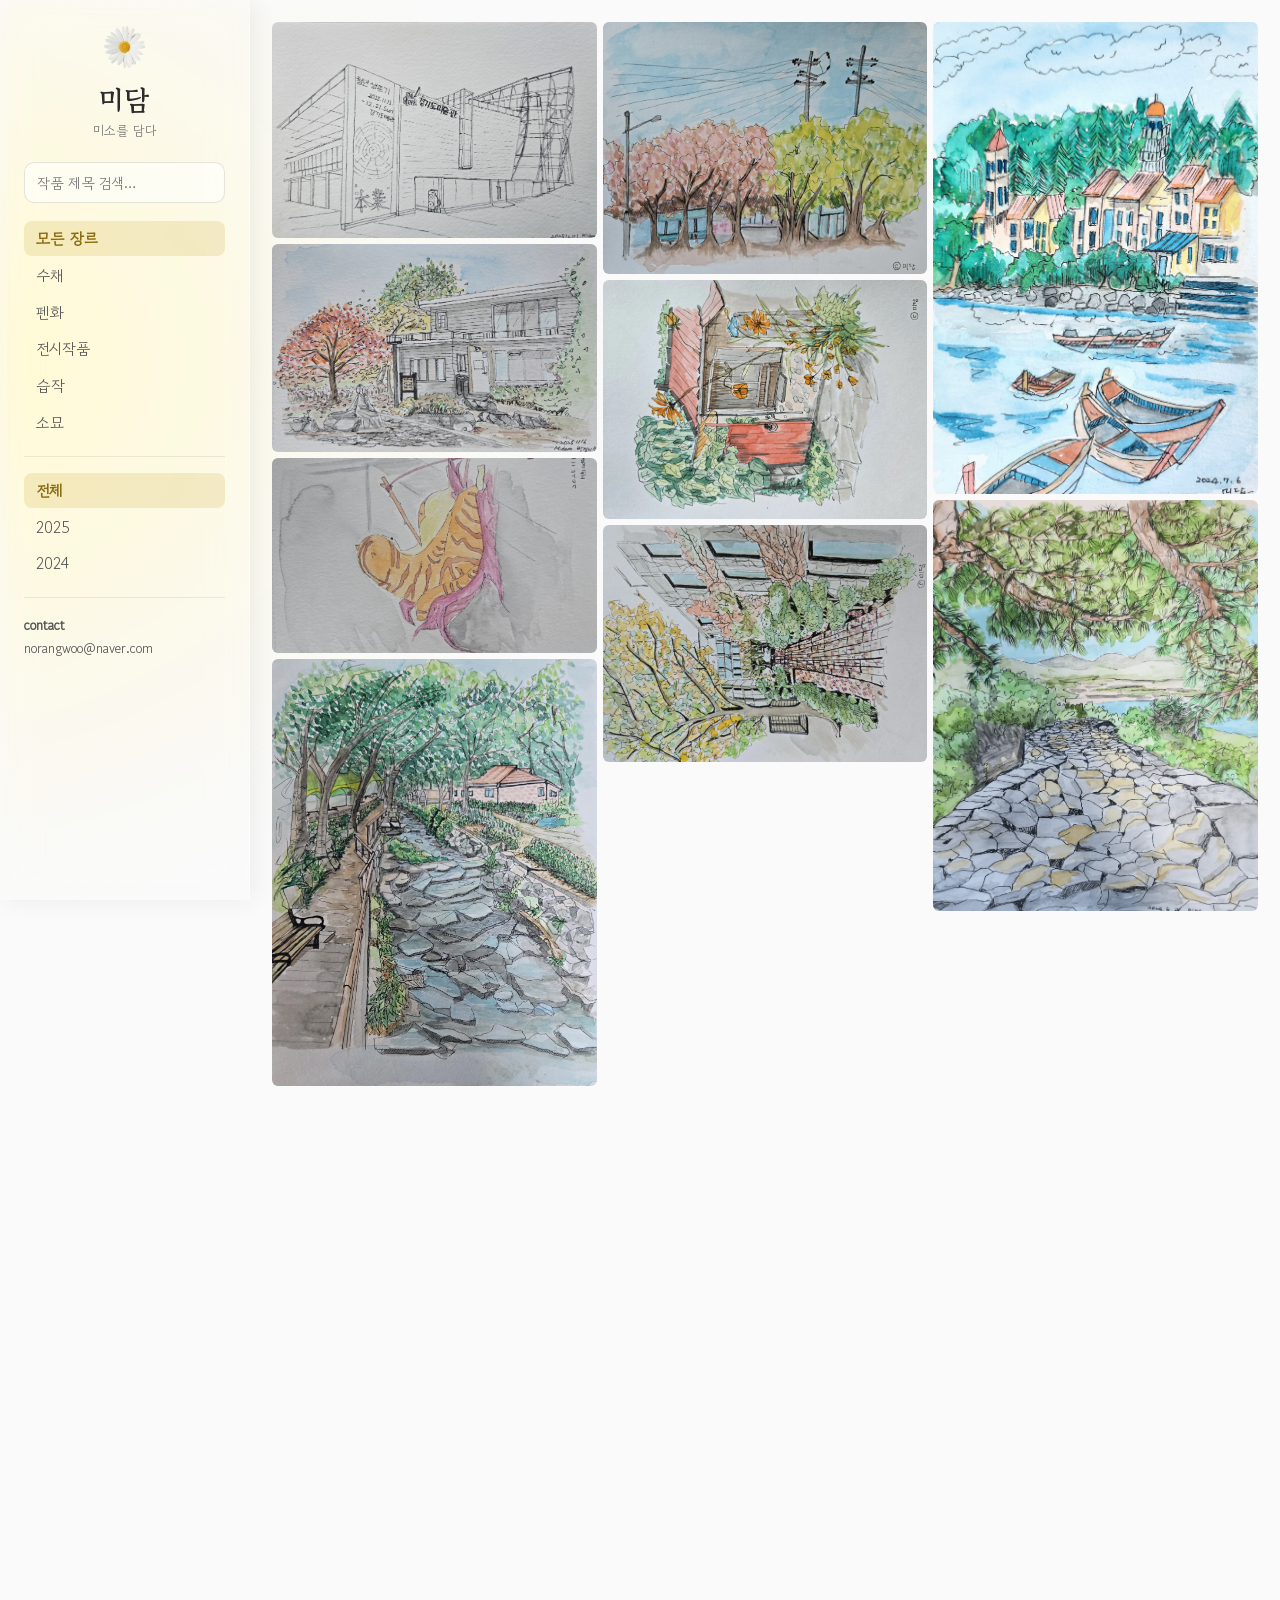
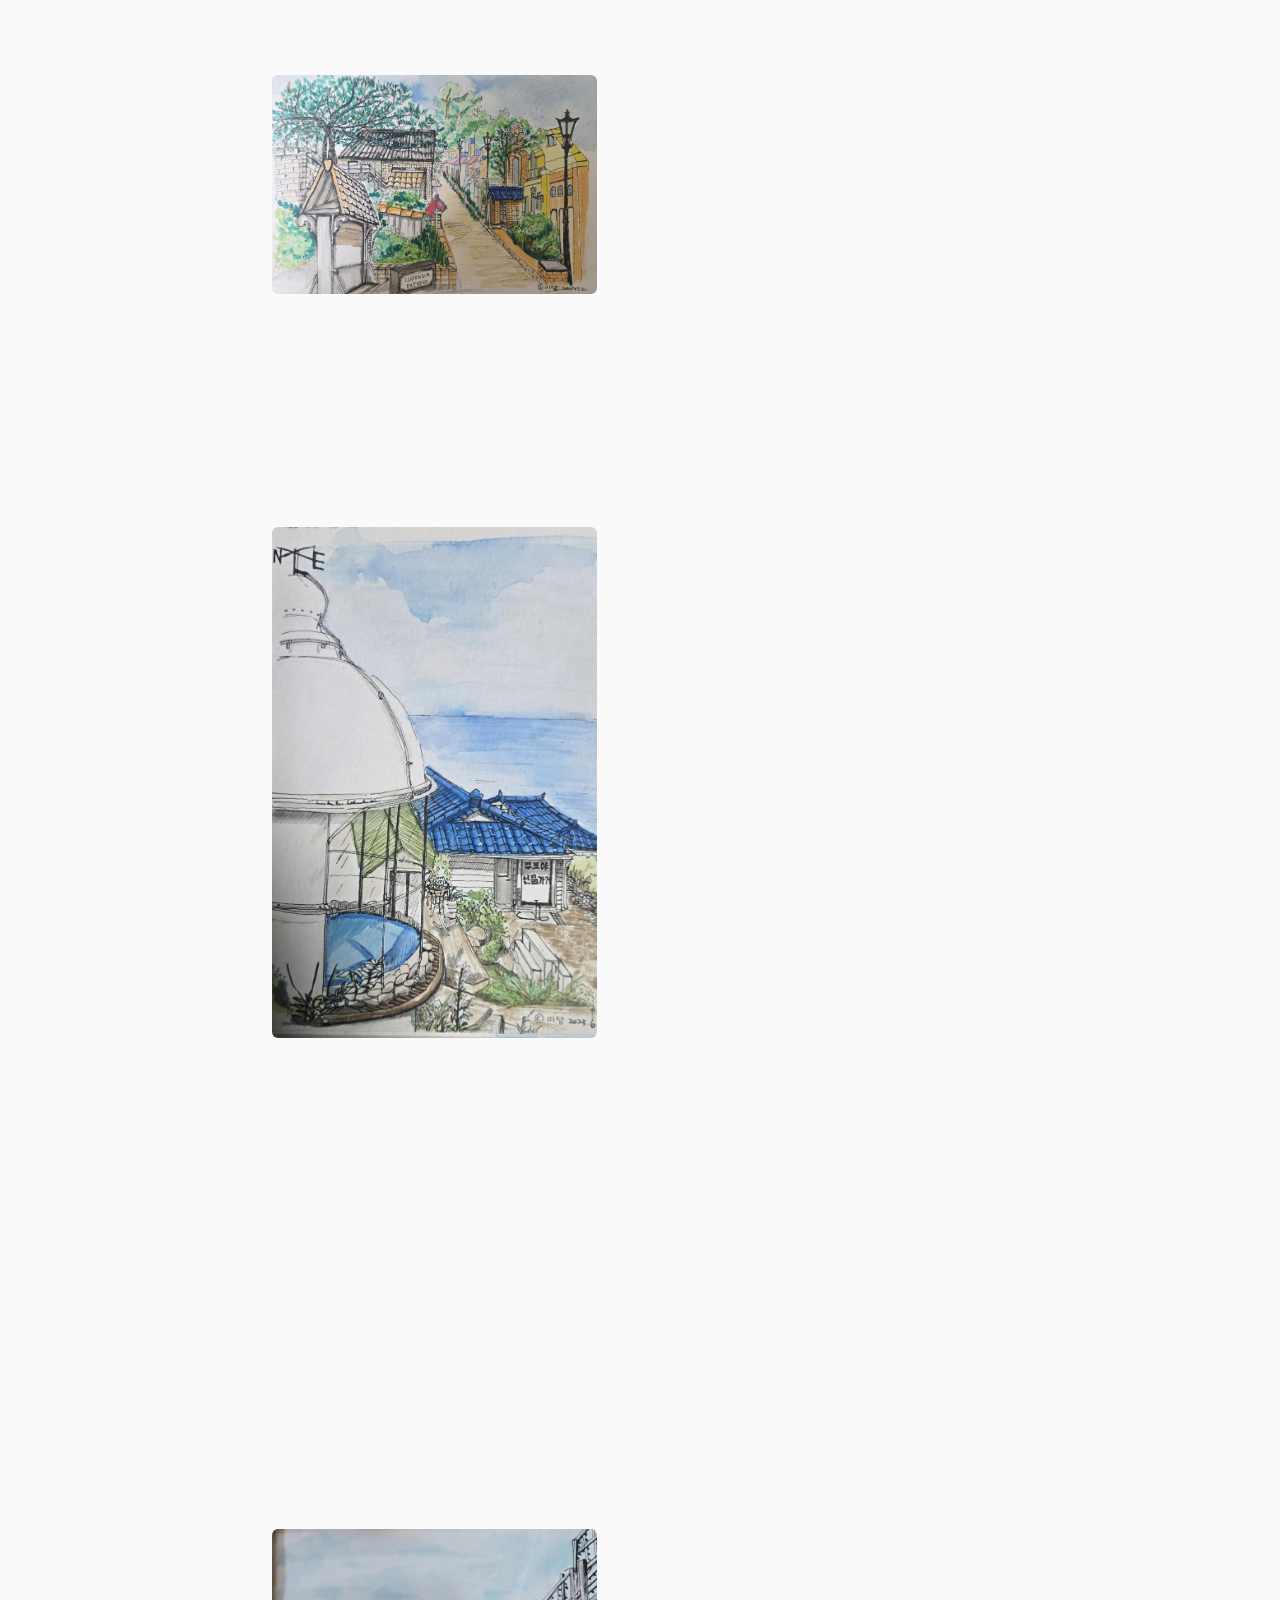
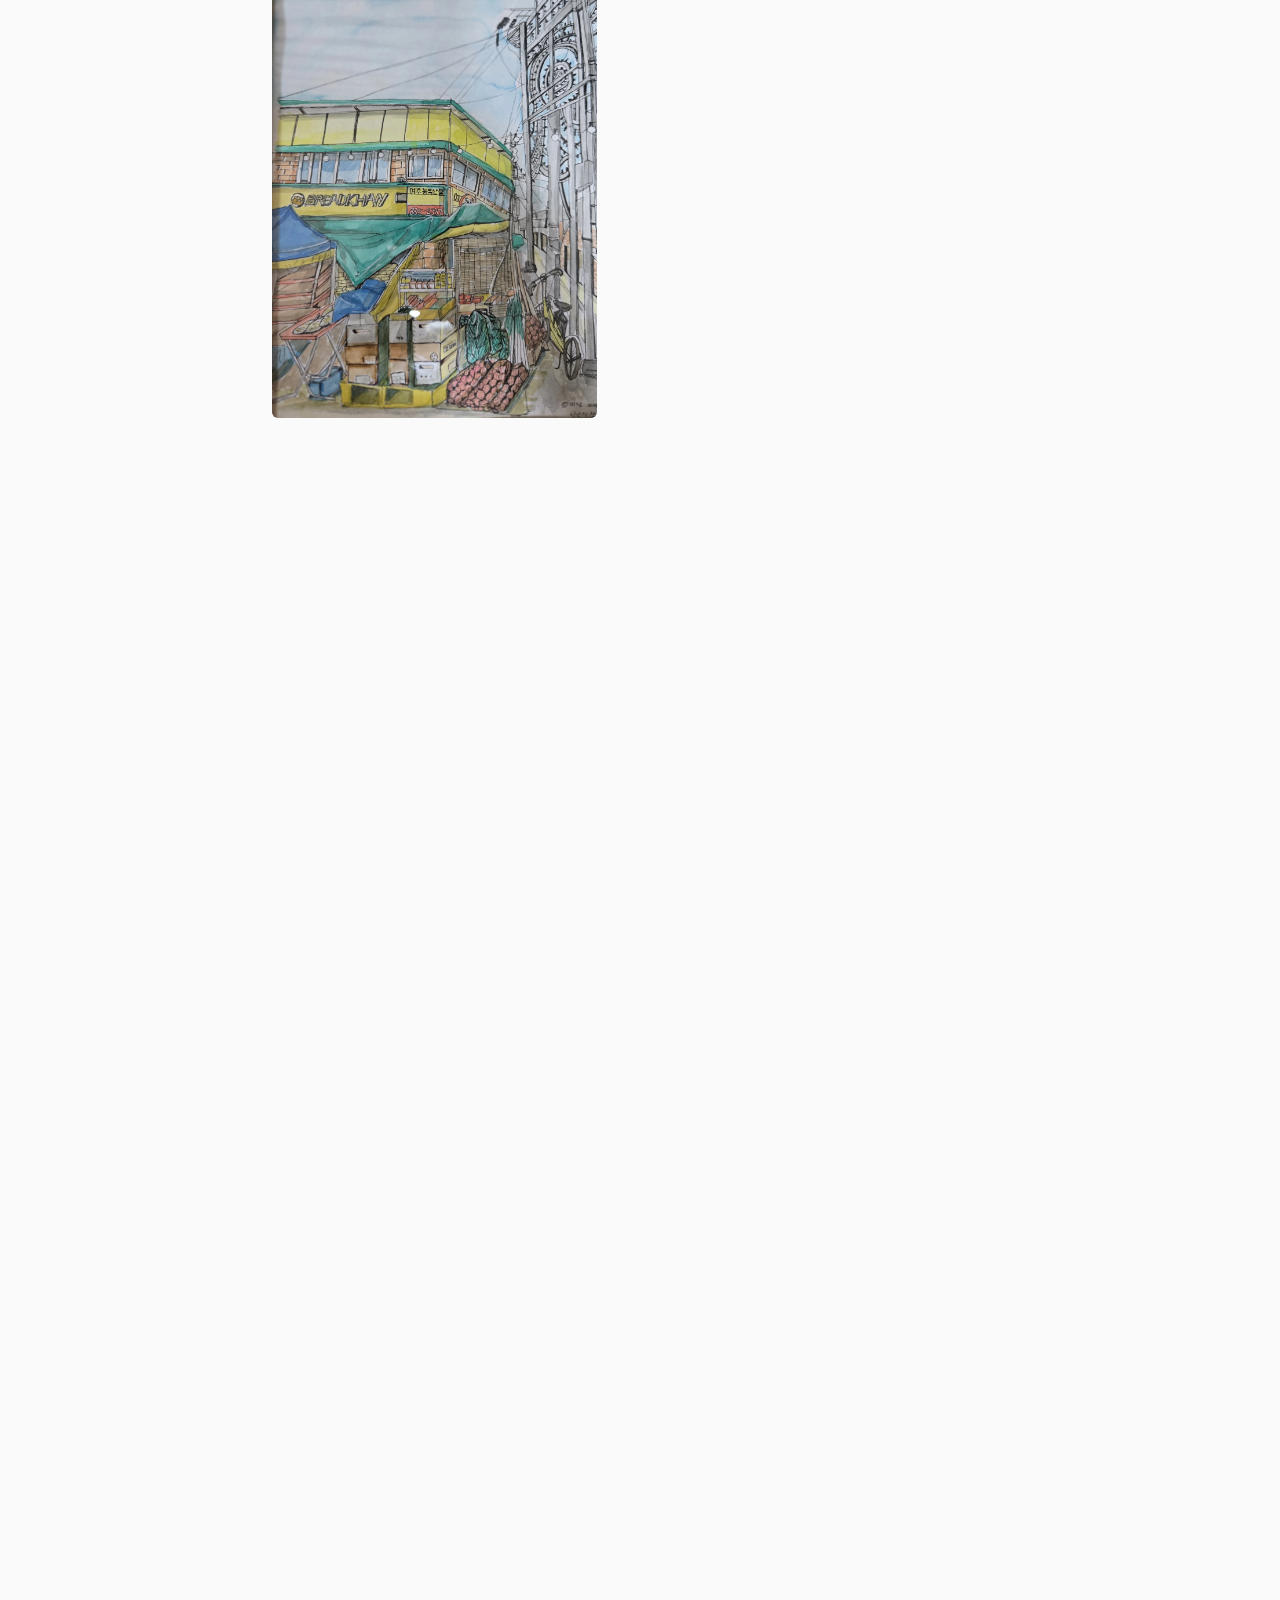
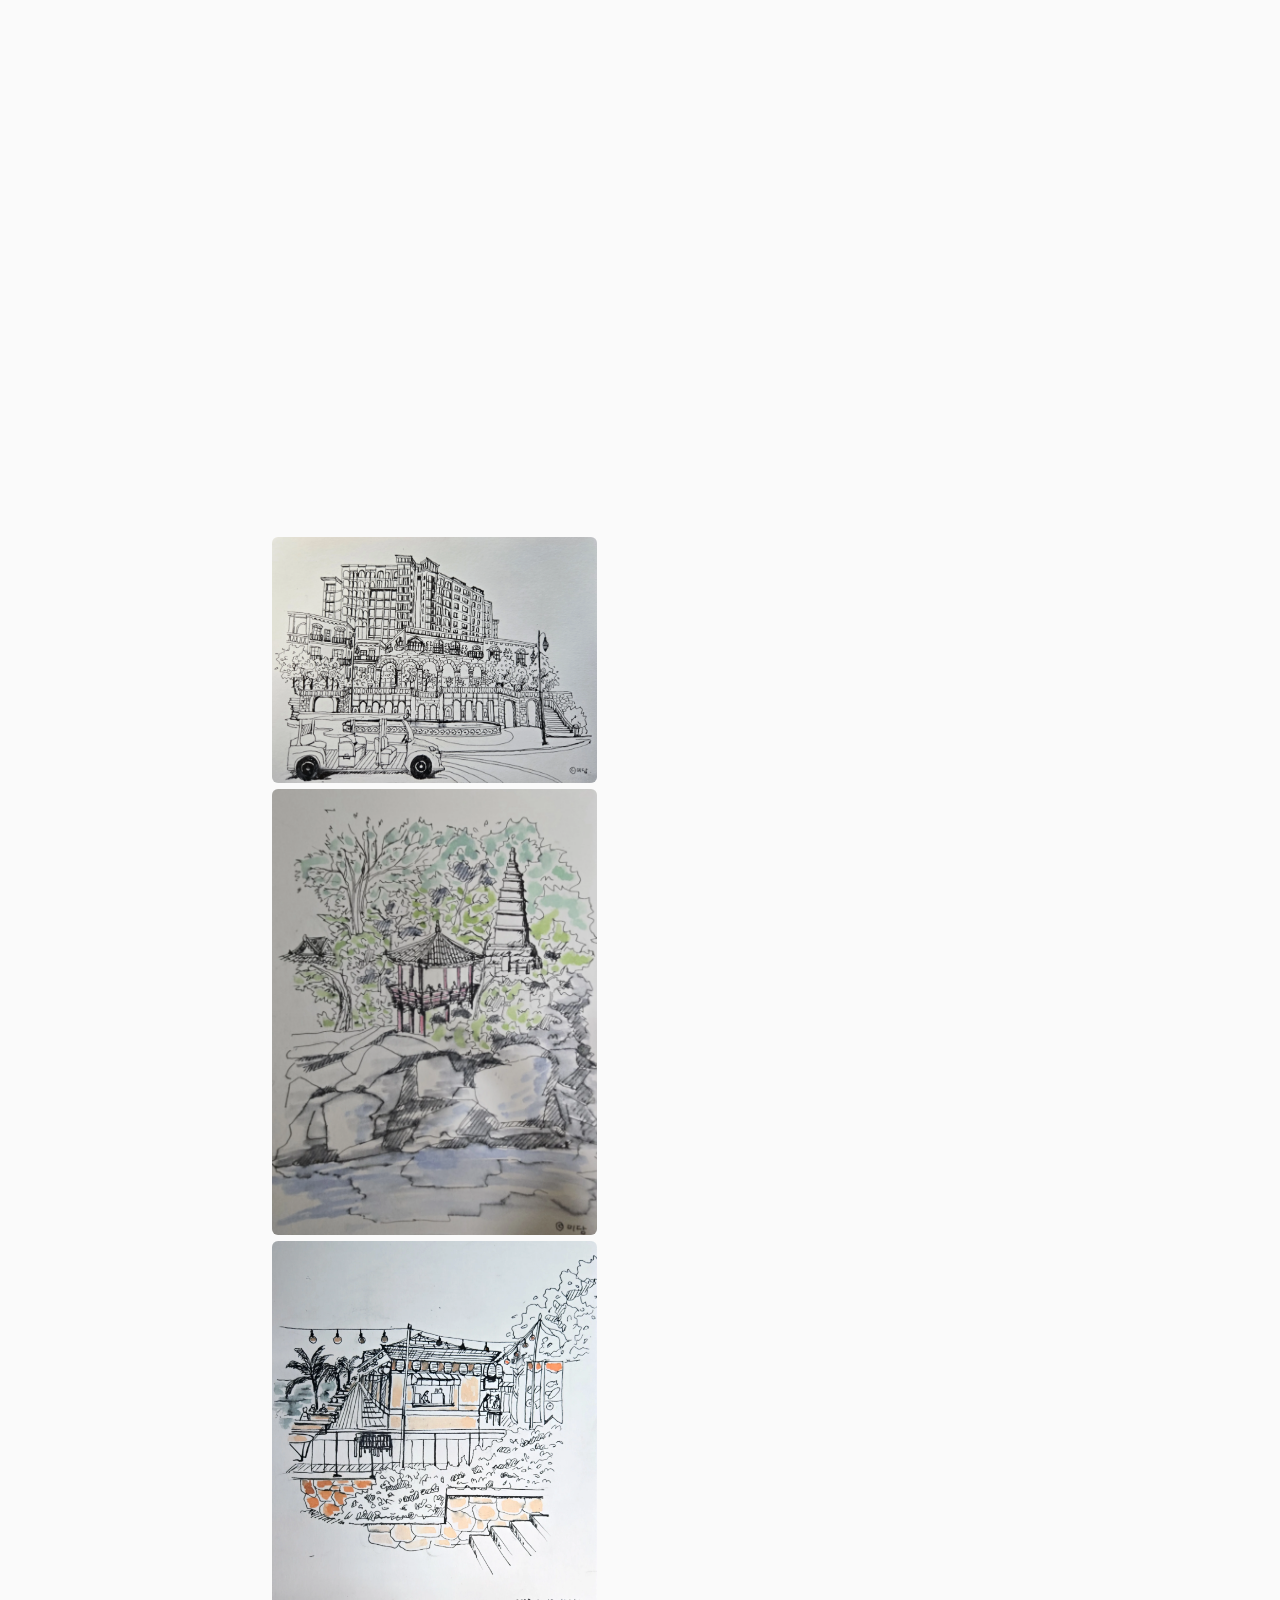
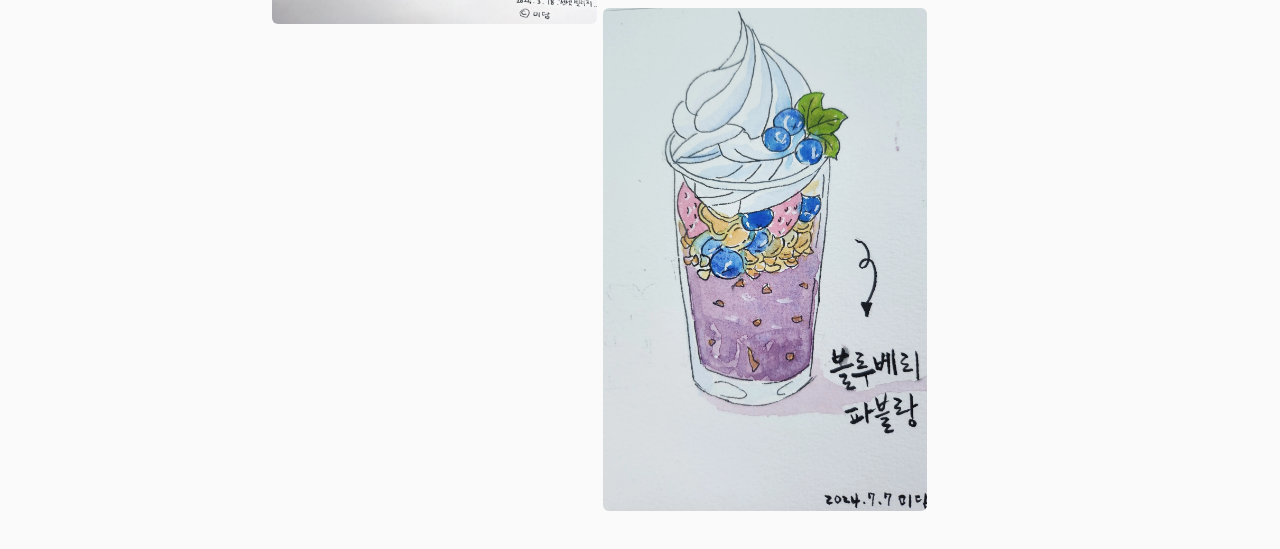
<file: index.html>
<!-- ========== index.html ========== -->
<!DOCTYPE html>
<html lang="ko">
<head>
  <meta charset="UTF-8" />
  <meta name="viewport" content="width=device-width,initial-scale=1" />
  <title>미소를 담다, 미담</title>

  <!-- SEO / 소셜 미리보기 -->
  <meta name="description" content="미소를 담다, 미담 — 수채화·펜화 작품 갤러리" />
  <meta name="theme-color" content="#fff8c8" />
  <meta property="og:type" content="website" />
  <meta property="og:title" content="미소를 담다, 미담" />
  <meta property="og:description" content="수채화·펜화 작품 갤러리" />
  <meta property="og:image" content="https://jin-artlw.github.io/midam-gallery/images/루덴시아_수채_2025-07-21.jpeg" />
  <meta property="og:url" content="https://jin-artlw.github.io/midam-gallery/" />
  <meta name="twitter:card" content="summary_large_image" />

  <!-- 파비콘 -->
  <link rel="icon" type="image/png" href="Icon/daisy-full.png" />
  <link rel="apple-touch-icon" href="Icon/daisy-full.png" />

  <!-- 한글 웹폰트 -->
  <link rel="preconnect" href="https://fonts.googleapis.com" />
  <link rel="preconnect" href="https://fonts.gstatic.com" crossorigin />
  <link href="https://fonts.googleapis.com/css2?family=Gowun+Batang:wght@400;700&family=Gowun+Dodum&display=swap" rel="stylesheet" />

  <link rel="stylesheet" href="styles.css" />
</head>
<body>
  <button id="menu-btn" aria-label="메뉴 열기" aria-controls="sidebar" aria-expanded="false">
    <img src="Icon/daisy-full.png" alt="" />
  </button>

  <aside id="sidebar" aria-label="작품 탐색">
    <header id="brand">
      <img src="Icon/daisy-full.png" alt="" class="brand-mark" />
      <h1>미담</h1>
      <p class="brand-sub">미소를 담다</p>
    </header>

    <!-- 검색 -->
    <div id="search-box">
      <input id="search-input" type="search" placeholder="작품 제목 검색…"
             autocomplete="off" aria-label="작품 제목 검색" />
    </div>

    <!-- 장르 필터 -->
    <nav id="genre-list" aria-label="장르 필터"></nav>

    <hr />

    <!-- 연도 필터 -->
    <nav id="year-list" aria-label="연도 필터"></nav>

    <hr />

    <section id="artist-info">
      <p><b>contact</b><br /><a href="mailto:norangwoo@naver.com">norangwoo@naver.com</a></p>
    </section>
  </aside>

  <main id="gallery"></main>

  <!-- 결과 없음 안내 -->
  <p id="empty-msg" class="hidden">해당하는 작품이 없어요.</p>

  <!-- 확대 오버레이 -->
  <div id="overlay" class="hidden" role="dialog" aria-modal="true" aria-label="작품 확대 보기">
    <button id="prev-btn" class="nav-btn" aria-label="이전 작품">‹</button>
    <div id="overlay-content">
      <img id="overlay-img" alt="" />
      <div id="overlay-meta">
        <h3></h3><p></p><time></time>
      </div>
    </div>
    <button id="next-btn" class="nav-btn" aria-label="다음 작품">›</button>
    <button id="close-btn" aria-label="닫기">×</button>
  </div>

  <script src="script.js" defer></script>
</body>
</html>
</file>
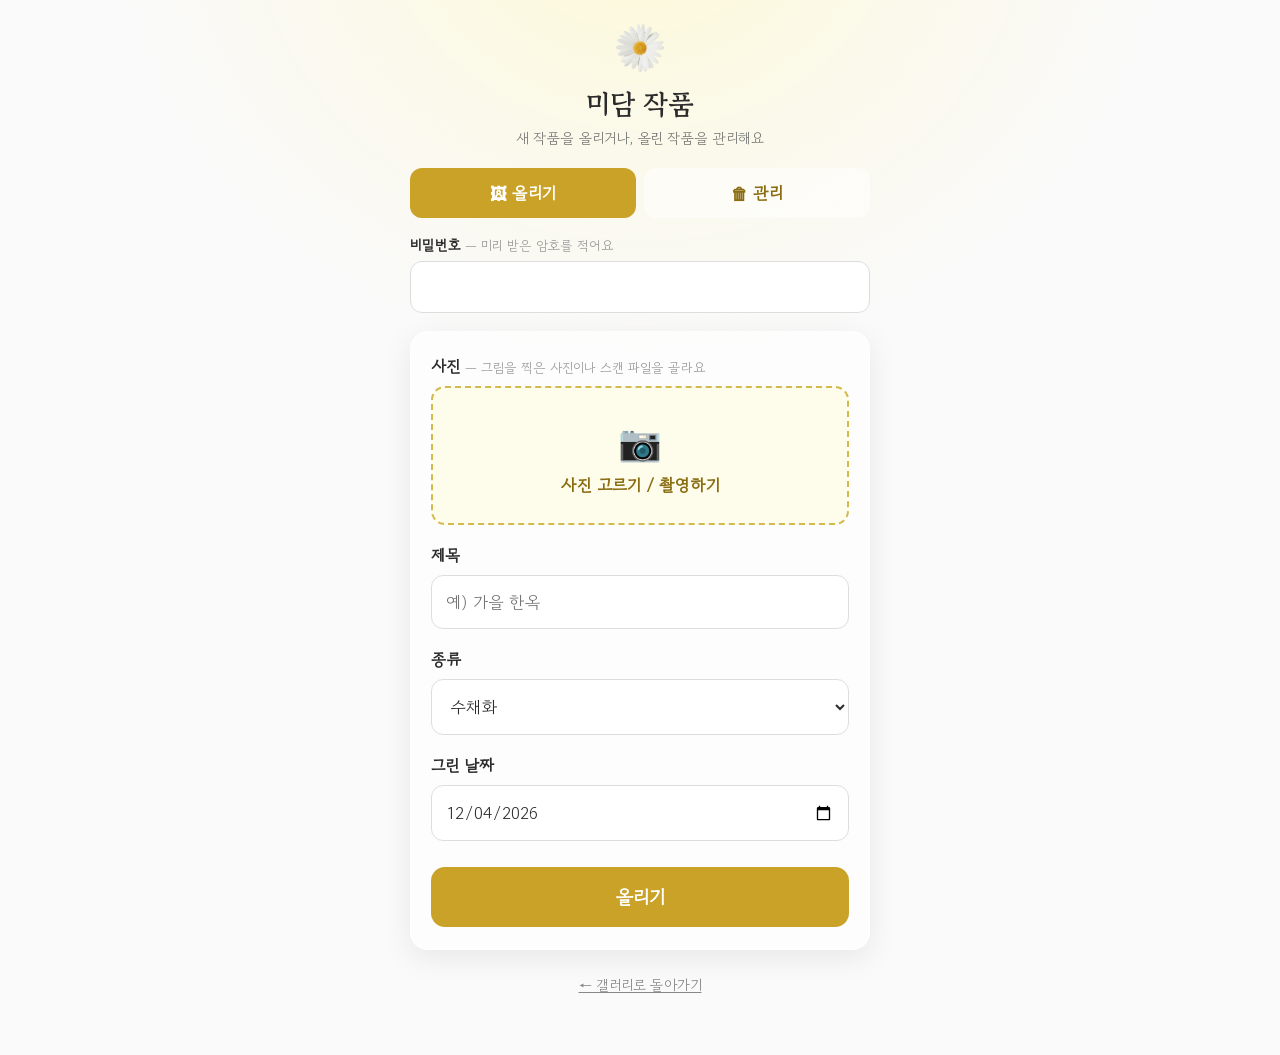
<file: upload.html>
<!DOCTYPE html>
<html lang="ko">
<head>
  <meta charset="UTF-8" />
  <meta name="viewport" content="width=device-width,initial-scale=1" />
  <title>작품 올리기 · 관리 · 미담</title>
  <meta name="robots" content="noindex" />

  <link rel="icon" type="image/png" href="Icon/daisy-full.png" />
  <link rel="preconnect" href="https://fonts.googleapis.com" />
  <link rel="preconnect" href="https://fonts.gstatic.com" crossorigin />
  <link href="https://fonts.googleapis.com/css2?family=Gowun+Batang:wght@400;700&family=Gowun+Dodum&display=swap" rel="stylesheet" />

  <style>
    * { box-sizing: border-box; margin: 0; padding: 0; }
    body {
      font-family: 'Gowun Dodum', sans-serif; color: #2b2b2b; background: #fafafa;
      min-height: 100vh; padding: 24px 16px 60px;
    }
    body::before {
      content: ""; position: fixed; inset: 0; z-index: -1; pointer-events: none;
      background: radial-gradient(700px 600px at 50% -10%,
        rgba(255,248,200,0.7) 0%, rgba(255,248,200,0.25) 45%, transparent 75%);
    }
    .wrap { max-width: 720px; margin: 0 auto; }

    header { text-align: center; margin-bottom: 20px; }
    header img { width: 48px; height: 48px; }
    header h1 { font-family: 'Gowun Batang', serif; font-size: 1.7rem; margin-top: 6px; }
    header p { color: #777; font-size: 0.9rem; margin-top: 4px; }

    /* 탭 */
    .tabs { display: flex; gap: 8px; max-width: 460px; margin: 0 auto 16px; }
    .tabs button {
      flex: 1; padding: 12px; font-family: inherit; font-size: 1.05rem; font-weight: 700;
      color: #8a6d12; background: rgba(255,255,255,0.5); border: 1.5px solid transparent;
      border-radius: 12px; cursor: pointer; transition: background .15s, border-color .15s;
    }
    .tabs button.active { background: #c9a227; color: #fff; }

    /* 공유 비밀번호 */
    .pw-bar { max-width: 460px; margin: 0 auto 18px; }
    .pw-bar label { display: block; font-size: 0.9rem; font-weight: 700; margin-bottom: 6px; }
    .pw-bar .hint { font-weight: 400; color: #999; font-size: 0.82rem; }
    #password {
      width: 100%; padding: 13px; font-family: inherit; font-size: 1.05rem;
      background: #fff; border: 1.5px solid #ddd; border-radius: 12px; outline: none;
      transition: border-color .2s, box-shadow .2s;
    }
    #password:focus { border-color: #c9a227; box-shadow: 0 0 0 3px rgba(201,162,39,.15); }

    .card {
      max-width: 460px; margin: 0 auto;
      background: rgba(255,255,255,0.55); border: 1px solid rgba(255,255,255,0.6);
      border-radius: 18px; box-shadow: 0 8px 30px rgba(0,0,0,0.08);
      backdrop-filter: blur(12px); padding: 22px 20px;
    }
    label.fld { display: block; font-size: 1rem; font-weight: 700; margin: 18px 0 8px; }
    label.fld:first-of-type { margin-top: 0; }
    .hint { font-weight: 400; color: #999; font-size: 0.82rem; }

    input[type=text], input[type=date], select {
      width: 100%; padding: 14px; font-family: inherit; font-size: 1.05rem;
      color: #2b2b2b; background: #fff; border: 1.5px solid #ddd; border-radius: 12px; outline: none;
      transition: border-color .2s, box-shadow .2s;
    }
    input:focus, select:focus { border-color: #c9a227; box-shadow: 0 0 0 3px rgba(201,162,39,.15); }

    .file-zone {
      display: flex; flex-direction: column; align-items: center; justify-content: center;
      gap: 8px; padding: 26px; text-align: center;
      border: 2px dashed #d3b94e; border-radius: 14px;
      background: rgba(255,248,200,.35); color: #8a6d12; cursor: pointer;
    }
    .file-zone .ico { font-size: 2.2rem; }
    .file-zone span { font-size: 1.05rem; font-weight: 700; }
    #file-input { display: none; }
    #preview { display: none; width: 100%; margin-top: 14px; border-radius: 12px; }

    .submit {
      width: 100%; margin-top: 26px; padding: 16px;
      font-family: inherit; font-size: 1.2rem; font-weight: 700; color: #fff;
      background: #c9a227; border: none; border-radius: 14px; cursor: pointer;
      transition: background .2s, transform .1s;
    }
    .submit:hover { background: #b08d1c; }
    .submit:active { transform: scale(.99); }
    .submit:disabled { background: #ccc; cursor: not-allowed; }

    #msg { margin-top: 18px; padding: 14px; border-radius: 12px; font-size: 1rem; text-align: center; display: none; }
    #msg.ok { display: block; background: #e8f5e9; color: #2e7d32; }
    #msg.err { display: block; background: #fdecea; color: #c62828; }
    #msg.work { display: block; background: #fff8e1; color: #8a6d12; }

    /* 관리 그리드 */
    .manage-head { max-width: 460px; margin: 0 auto 12px; display: flex; gap: 10px; }
    .manage-head input { flex: 1; padding: 12px; font-family: inherit; font-size: 1rem;
      border: 1.5px solid #ddd; border-radius: 10px; outline: none; background: #fff; }
    .manage-head .count { align-self: center; font-size: 0.85rem; color: #888; white-space: nowrap; }
    #grid { display: grid; grid-template-columns: repeat(auto-fill, minmax(150px, 1fr)); gap: 12px; }
    .item { background: rgba(255,255,255,0.6); border: 1px solid rgba(0,0,0,0.06);
      border-radius: 12px; overflow: hidden; display: flex; flex-direction: column; }
    .item img { width: 100%; aspect-ratio: 4/3; object-fit: cover; background: #eee; display: block; }
    .item .meta { padding: 8px 10px; flex: 1; }
    .item .t { font-weight: 700; font-size: 0.92rem; line-height: 1.3; }
    .item .s { font-size: 0.78rem; color: #888; margin-top: 3px; }
    .item .s .g { color: #b08d1c; }
    .item button { margin: 0 10px 10px; padding: 9px; font-family: inherit; font-size: 0.9rem; font-weight: 700;
      color: #c62828; background: #fdecea; border: none; border-radius: 9px; cursor: pointer; transition: background .15s; }
    .item button:hover { background: #f9d6d2; }
    .item button:disabled { opacity: .5; cursor: not-allowed; }
    .item.gone { opacity: .35; pointer-events: none; }
    #manage-msg { text-align: center; margin: 14px 0; font-size: 0.95rem; color: #888; }

    .back { display: block; text-align: center; margin-top: 24px; color: #888; font-size: 0.9rem; }
    .hidden { display: none !important; }
  </style>
</head>
<body>
  <div class="wrap">
    <header>
      <img src="Icon/daisy-full.png" alt="" />
      <h1>미담 작품</h1>
      <p>새 작품을 올리거나, 올린 작품을 관리해요</p>
    </header>

    <div class="tabs">
      <button id="tab-upload" class="active">🖼 올리기</button>
      <button id="tab-manage">🗑 관리</button>
    </div>

    <div class="pw-bar">
      <label for="password">비밀번호 <span class="hint">— 미리 받은 암호를 적어요</span></label>
      <input id="password" type="password" autocomplete="current-password" />
    </div>

    <!-- ───── 올리기 ───── -->
    <section id="panel-upload">
      <form class="card" id="form">
        <label class="fld">사진 <span class="hint">— 그림을 찍은 사진이나 스캔 파일을 골라요</span></label>
        <label class="file-zone" for="file-input">
          <span class="ico">📷</span>
          <span id="file-label">사진 고르기 / 촬영하기</span>
        </label>
        <input id="file-input" type="file" accept="image/*" />
        <img id="preview" alt="미리보기" />

        <label class="fld" for="title">제목</label>
        <input id="title" type="text" placeholder="예) 가을 한옥" autocomplete="off" />

        <label class="fld" for="genre">종류</label>
        <select id="genre">
          <option value="수채">수채화</option>
          <option value="펜화">펜화</option>
          <option value="소묘">소묘</option>
          <option value="습작">습작</option>
          <option value="전시작품">전시작품</option>
          <option value="기타">기타</option>
        </select>

        <label class="fld" for="date">그린 날짜</label>
        <input id="date" type="date" />

        <button class="submit" id="submit" type="submit">올리기</button>
        <div id="msg"></div>
      </form>
    </section>

    <!-- ───── 관리 ───── -->
    <section id="panel-manage" class="hidden">
      <div class="manage-head">
        <input id="search" type="search" placeholder="제목 검색…" autocomplete="off" />
        <span class="count" id="count"></span>
      </div>
      <div id="manage-msg">목록을 불러오려면 위 탭을 누르세요</div>
      <div id="grid"></div>
    </section>

    <a class="back" href="index.html">← 갤러리로 돌아가기</a>
  </div>

  <script>
    /* ───── Cloudflare Worker 주소 ───── */
    const WORKER_URL = 'https://midam-upload.midam-upload.workers.dev';
    /* ────────────────────────────────── */

    const $ = id => document.getElementById(id);
    const SUPPORTS_WEBP = (() => {
      const c = document.createElement('canvas');
      return !!(c.getContext && c.toDataURL('image/webp').indexOf('data:image/webp') === 0);
    })();

    /* ── 탭 전환 ── */
    let manageLoaded = false;
    $('tab-upload').onclick = () => switchTab('upload');
    $('tab-manage').onclick = () => switchTab('manage');
    function switchTab(which) {
      const up = which === 'upload';
      $('tab-upload').classList.toggle('active', up);
      $('tab-manage').classList.toggle('active', !up);
      $('panel-upload').classList.toggle('hidden', !up);
      $('panel-manage').classList.toggle('hidden', up);
      if (!up && !manageLoaded) { manageLoaded = true; loadManage(); }
    }

    /* ── 올리기 ── */
    const fileInput = $('file-input'), preview = $('preview'), fileLabel = $('file-label');
    const msg = $('msg'), submitBtn = $('submit');
    $('date').value = new Date().toISOString().slice(0, 10);

    fileInput.addEventListener('change', () => {
      const f = fileInput.files[0]; if (!f) return;
      fileLabel.textContent = f.name;
      const r = new FileReader();
      r.onload = e => { preview.src = e.target.result; preview.style.display = 'block'; };
      r.readAsDataURL(f);
    });

    function show(type, text) { msg.className = type; msg.textContent = text; }

    $('form').addEventListener('submit', async (e) => {
      e.preventDefault();
      const file = fileInput.files[0];
      const title = $('title').value.trim();
      const genre = $('genre').value;
      const date = $('date').value;
      const pw = $('password').value;

      if (!file) return show('err', '사진을 골라 주세요.');
      if (!title) return show('err', '제목을 적어 주세요.');
      if (!date) return show('err', '날짜를 골라 주세요.');
      if (!pw) return show('err', '비밀번호를 적어 주세요.');
      if (title.includes('_')) return show('err', '제목에 _(밑줄)은 쓸 수 없어요.');

      submitBtn.disabled = true;
      show('work', '올리는 중이에요… 잠시만 기다려 주세요.');
      try {
        const fd = new FormData();
        fd.append('image', file); fd.append('title', title);
        fd.append('genre', genre); fd.append('date', date); fd.append('password', pw);
        const res = await fetch(WORKER_URL, { method: 'POST', body: fd });
        const data = await res.json().catch(() => ({}));
        if (res.ok) {
          show('ok', '올라갔어요! 🌼 1~2분 뒤 갤러리에 나타나요.');
          $('form').reset();
          preview.style.display = 'none';
          fileLabel.textContent = '사진 고르기 / 촬영하기';
          $('date').value = new Date().toISOString().slice(0, 10);
          manageLoaded = false;            // 관리 목록 새로고침 유도
        } else if (res.status === 401) {
          show('err', '비밀번호가 맞지 않아요.');
        } else {
          show('err', '올리지 못했어요: ' + (data.error || res.status));
        }
      } catch {
        show('err', '인터넷 연결을 확인해 주세요.');
      } finally {
        submitBtn.disabled = false;
      }
    });

    /* ── 관리(삭제) ── */
    const grid = $('grid'), mmsg = $('manage-msg'), countEl = $('count');
    let ITEMS = [];

    function parse(name) {
      const nfc = name.normalize('NFC');
      const [b] = nfc.split(/\.(?=[^.]+$)/);
      const base = nfc.replace(/\.(png|jpe?g)$/i, '');
      const parts = b.split('_');
      let [title = '', genre = '', date = ''] = parts;
      if (parts.length === 2) [title, date] = parts;
      return {
        filename: nfc, title: title.replace(/-/g, ' ').trim() || 'Untitled',
        genre: genre.trim(), date,
        src: `images/${nfc}`,
        thumb: SUPPORTS_WEBP ? `images/webp/${base}.webp` : `images/${nfc}`,
      };
    }

    async function loadManage() {
      mmsg.style.display = 'block'; mmsg.textContent = '불러오는 중…';
      try {
        const res = await fetch(`images/images.json?v=${Date.now()}`, { cache: 'no-cache' });
        const files = await res.json();
        ITEMS = files.map(parse).sort((a, b) => b.date.localeCompare(a.date));
        renderManage();
      } catch { mmsg.textContent = '목록을 불러오지 못했어요.'; }
    }

    function renderManage() {
      const q = $('search').value.normalize('NFC').trim().toLowerCase();
      const list = ITEMS.filter(m => !q || m.title.toLowerCase().includes(q));
      countEl.textContent = `${list.length}개`;
      mmsg.style.display = list.length ? 'none' : 'block';
      if (!list.length) mmsg.textContent = '작품이 없어요.';
      grid.innerHTML = '';
      list.forEach(m => {
        const div = document.createElement('div'); div.className = 'item';
        const img = document.createElement('img');
        img.loading = 'lazy'; img.alt = m.title; img.src = m.thumb;
        img.onerror = function () { if (!this.src.endsWith(m.src)) this.src = m.src; };
        const meta = document.createElement('div'); meta.className = 'meta';
        meta.innerHTML = `<div class="t"></div><div class="s"><span class="g"></span> · <span class="d"></span></div>`;
        meta.querySelector('.t').textContent = m.title;
        meta.querySelector('.g').textContent = m.genre;
        meta.querySelector('.d').textContent = m.date;
        const btn = document.createElement('button');
        btn.textContent = '🗑 삭제';
        btn.onclick = () => del(m, div, btn);
        div.append(img, meta, btn);
        grid.appendChild(div);
      });
    }

    async function del(m, div, btn) {
      const pw = $('password').value;
      if (!pw) { alert('먼저 위쪽에 비밀번호를 입력하세요.'); $('password').focus(); return; }
      if (!confirm(`"${m.title}" (${m.genre} · ${m.date}) 작품을 정말 삭제할까요?\n되돌릴 수 없어요.`)) return;
      btn.disabled = true; btn.textContent = '삭제 중…';
      try {
        const fd = new FormData();
        fd.append('action', 'delete'); fd.append('filename', m.filename); fd.append('password', pw);
        const res = await fetch(WORKER_URL, { method: 'POST', body: fd });
        if (res.ok) {
          div.classList.add('gone'); btn.textContent = '삭제됨 ✓';
          ITEMS = ITEMS.filter(x => x.filename !== m.filename);
        } else if (res.status === 401) {
          alert('비밀번호가 맞지 않아요.'); btn.disabled = false; btn.textContent = '🗑 삭제';
        } else {
          const d = await res.json().catch(() => ({}));
          alert('삭제하지 못했어요: ' + (d.error || res.status));
          btn.disabled = false; btn.textContent = '🗑 삭제';
        }
      } catch {
        alert('인터넷 연결을 확인해 주세요.');
        btn.disabled = false; btn.textContent = '🗑 삭제';
      }
    }

    $('search').addEventListener('input', renderManage);
  </script>
</body>
</html>
</file>
<file: styles.css>
/* ========== styles.css ========== */

/* 1. 리셋 & 공통 */
* { box-sizing: border-box; margin: 0; padding: 0; }

:root {
  --glow: 255, 248, 200;     /* 배경 글로우 색 (RGB) */
  --ink: #2b2b2b;
  --accent: #c9a227;         /* 데이지 골드 */
  --card-gap: 6px;
}

body {
  font-family: 'Gowun Dodum', sans-serif;
  display: flex;
  min-height: 100vh;
  background: #fafafa;
  color: var(--ink);
  overflow-x: hidden;
}
body::before {
  content: "";
  position: fixed;
  inset: 0;
  z-index: -1;
  pointer-events: none;
  background: radial-gradient(
    900px 700px at -120px 40%,
    rgba(var(--glow), 0.65) 0%,
    rgba(var(--glow), 0.35) 30%,
    rgba(var(--glow), 0.12) 60%,
    transparent 80%
  );
  filter: blur(8px);
}
a { color: inherit; text-decoration: none; }
.hidden { display: none !important; }

/* 2. 메뉴 버튼 */
#menu-btn {
  display: none;
  position: fixed;
  top: 12px;
  left: 12px;
  z-index: 1100;
  background: rgba(255, 255, 255, 0.7);
  border: 1px solid rgba(0, 0, 0, 0.06);
  border-radius: 50%;
  padding: 7px;
  cursor: pointer;
  box-shadow: 0 2px 8px rgba(0, 0, 0, 0.12);
  backdrop-filter: blur(8px);
}
#menu-btn img { display: block; width: 26px; height: 26px; object-fit: contain; }

/* 3. 사이드바 (글래스모피즘) */
#sidebar {
  width: 250px;
  min-width: 210px;
  padding: 26px 24px;
  background: rgba(255, 255, 255, 0.12);
  backdrop-filter: blur(18px) saturate(180%);
  -webkit-backdrop-filter: blur(18px) saturate(180%);
  border-right: 1px solid rgba(255, 255, 255, 0.35);
  box-shadow: 4px 0 24px rgba(0, 0, 0, 0.06);
  overflow-y: auto;
  position: sticky;
  top: 0;
  height: 100vh;
}

/* 브랜드 헤더 */
#brand { text-align: center; margin-bottom: 22px; }
#brand .brand-mark { width: 42px; height: 42px; object-fit: contain; margin-bottom: 6px; }
#brand h1 {
  font-family: 'Gowun Batang', serif;
  font-size: 1.7rem;
  font-weight: 700;
  letter-spacing: 0.05em;
}
#brand .brand-sub { font-size: 0.82rem; color: #777; margin-top: 2px; }

/* 검색 */
#search-box { margin-bottom: 18px; }
#search-input {
  width: 100%;
  padding: 9px 12px;
  font-family: inherit;
  font-size: 0.9rem;
  color: var(--ink);
  background: rgba(255, 255, 255, 0.55);
  border: 1px solid rgba(0, 0, 0, 0.1);
  border-radius: 10px;
  outline: none;
  transition: border-color 0.2s, box-shadow 0.2s;
}
#search-input:focus {
  border-color: var(--accent);
  box-shadow: 0 0 0 3px rgba(201, 162, 39, 0.15);
}

/* 필터 목록 (장르/연도 공통) */
#genre-list ul, #year-list ul { list-style: none; }
#genre-list li, #year-list li { margin: 2px 0; }
#genre-list a, #year-list a {
  display: block;
  padding: 6px 12px;
  border-radius: 8px;
  font-size: 0.95rem;
  line-height: 1.5;
  color: #555;
  transition: background 0.15s, color 0.15s;
}
#genre-list a:hover, #year-list a:hover {
  background: rgba(var(--glow), 0.55);
  color: var(--ink);
}
#genre-list a.active, #year-list a.active {
  background: rgba(201, 162, 39, 0.18);
  color: #8a6d12;
  font-weight: 700;
}

hr { border: none; border-top: 1px solid rgba(0, 0, 0, 0.08); margin: 16px 0; }

#artist-info p { font-size: 0.85rem; line-height: 1.7; color: #555; }
#artist-info a:hover { text-decoration: underline; }

/* 4. 갤러리 (멀티컬럼 Masonry) */
#gallery {
  flex: 1;
  column-width: 300px;
  column-gap: var(--card-gap);
  padding: 22px;
  overflow-y: auto;
}
.card {
  display: block;
  width: 100%;
  margin: 0 0 var(--card-gap);
  break-inside: avoid;
  cursor: pointer;
  border-radius: 6px;
  overflow: hidden;
  background: transparent;
  transition: transform 0.25s ease, box-shadow 0.25s ease;
}
.card:hover, .card:focus-visible {
  transform: translateY(-3px);
  box-shadow: 0 8px 22px rgba(0, 0, 0, 0.18);
  outline: none;
}
.card img {
  width: 100%;
  height: auto;
  display: block;
}
/* 아직 로드 안 된(lazy) 이미지에만 회색 자리 표시 */
.card img[data-src] {
  min-height: 180px;
  background: rgba(0, 0, 0, 0.04);
}

/* 결과 없음 */
#empty-msg {
  position: fixed;
  top: 50%; left: 55%;
  transform: translate(-50%, -50%);
  color: #999;
  font-size: 1rem;
}

/* 5. 오버레이 */
#overlay {
  position: fixed;
  inset: 0;
  background: rgba(0, 0, 0, 0.88);
  display: flex;
  align-items: center;
  justify-content: center;
  z-index: 1000;
  animation: fade 0.2s ease;
}
@keyframes fade { from { opacity: 0; } to { opacity: 1; } }

#overlay-content {
  position: relative;
  display: inline-flex;
  flex-direction: column;
  align-items: flex-end;
  max-width: 90vw;
  max-height: 90vh;
  width: fit-content;
}
#overlay-img {
  display: block;
  width: 100%;
  height: auto;
  max-width: 88vw;
  max-height: 86vh;
  object-fit: contain;
  border-radius: 4px;
  box-shadow: 0 10px 40px rgba(0, 0, 0, 0.5);
}
#overlay-meta {
  display: flex;
  flex-direction: row;
  flex-wrap: wrap;
  justify-content: flex-end;
  gap: 10px;
  width: 100%;
  margin: 10px 0 0;
  line-height: 1.4;
  text-align: right;
  color: #fff;
  text-shadow: 0 0 4px rgba(0, 0, 0, 0.85);
}
#overlay-meta h3 { font-family: 'Gowun Batang', serif; font-size: 1.1rem; }
#overlay-meta p  { color: var(--accent); }
#overlay-meta time { font-size: 0.85rem; color: #ccc; }

/* 닫기 / 좌우 이동 버튼 */
#close-btn {
  position: absolute;
  top: -4px; right: -4px;
  width: 40px; height: 40px;
  background: none; border: none;
  font-size: 2rem; color: #fff;
  cursor: pointer; line-height: 1;
}
.nav-btn {
  position: fixed;
  top: 50%;
  transform: translateY(-50%);
  width: 56px; height: 56px;
  background: rgba(255, 255, 255, 0.12);
  border: 1px solid rgba(255, 255, 255, 0.25);
  border-radius: 50%;
  color: #fff;
  font-size: 2rem;
  line-height: 1;
  cursor: pointer;
  z-index: 1001;
  transition: background 0.15s;
}
.nav-btn:hover { background: rgba(255, 255, 255, 0.28); }
#prev-btn { left: 18px; }
#next-btn { right: 18px; }

/* 6. 모바일 */
@media (max-width: 700px) {
  #menu-btn { display: block; }

  #sidebar {
    position: fixed;
    top: 0; left: 0; bottom: 0;
    z-index: 1050;
    width: 78vw; max-width: 300px;
    transform: translateX(-100%);
    transition: transform 0.3s ease;
    padding-top: 60px;
  }
  #sidebar.open { transform: translateX(0); }

  #gallery {
    column-width: 160px;
    column-count: 2;
    padding: 16px 12px;
  }

  .nav-btn { width: 44px; height: 44px; font-size: 1.6rem; }
  #prev-btn { left: 6px; }
  #next-btn { right: 6px; }
}
</file>
